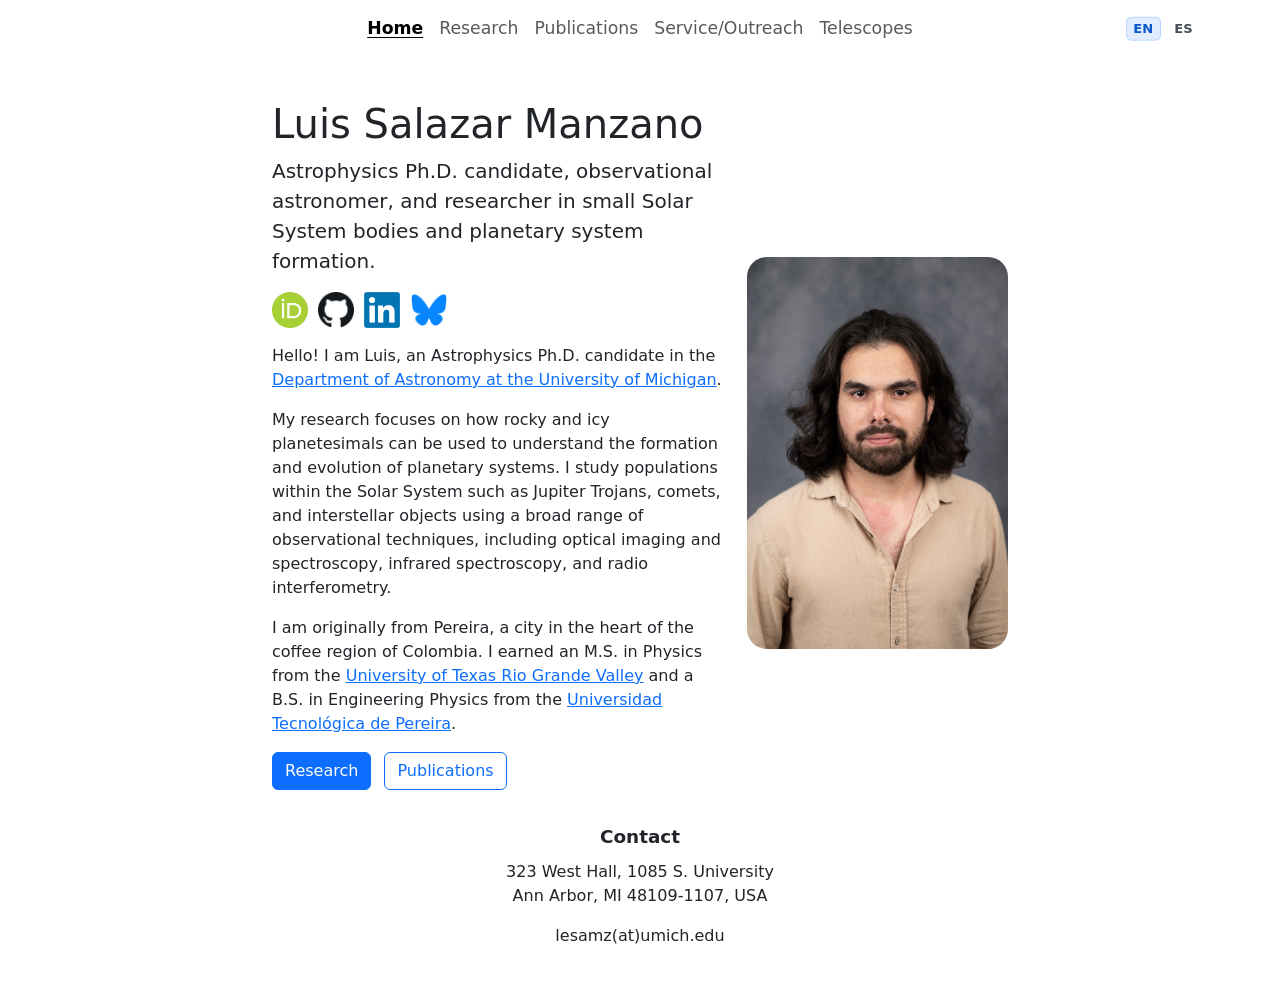
<file: index.html>
<!doctype html>
<html lang="en">
  <head>
    <meta charset="utf-8">
    <meta name="viewport" content="width=device-width, initial-scale=1">
    <title>Luis Salazar Manzano</title>
    <meta http-equiv="refresh" content="0; url=en/index.html">
    <link rel="canonical" href="en/index.html">
  </head>
  <body>
    <p>Redirecting to <a href="en/index.html">English homepage</a>...</p>
    <script>
      window.location.replace("en/index.html");
    </script>
  </body>
</html>
</file>
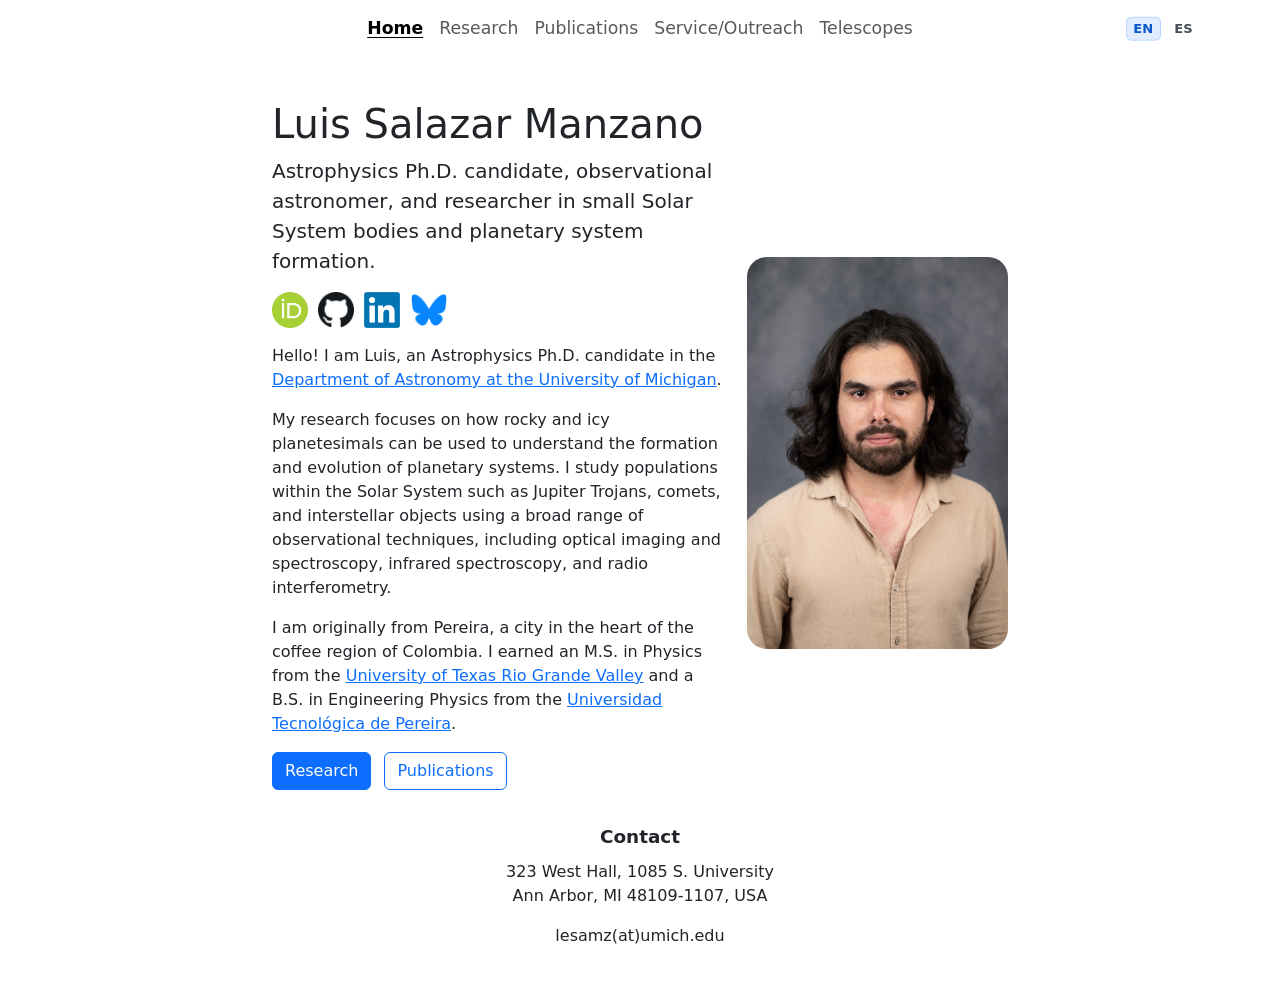
<file: en/index.html>
<!doctype html>
<html lang="en">
  <head>
    <meta charset="utf-8">
    <meta name="viewport" content="width=device-width, initial-scale=1">
    <title>Luis Salazar Manzano</title>
    <!-- <h1><strong>Luis</strong> Salazar Manzano</h1> -->
    <!-- <h1><b>Luis</b> Salazar Manzano</h1>      -->
    <link href="https://cdn.jsdelivr.net/npm/bootstrap@5.3.6/dist/css/bootstrap.min.css" rel="stylesheet">
    <link href="../css/style.css" rel="stylesheet">
  </head>

  <body>

    <nav class="navbar fixed-top navbar-expand-md">
      <div class="container">
        <button class="navbar-toggler" type="button" data-bs-toggle="collapse" data-bs-target="#navbarSupportedContent" aria-controls="navbarSupportedContent" aria-expanded="false" aria-label="Toggle navigation">Menu</button>
        <div class="collapse navbar-collapse justify-content-center" id="navbarSupportedContent">
          <ul class="navbar-nav">
            <a class="nav-link active" aria-current="page" href="index.html">Home</a>
            <a class="nav-link" href="research.html">Research</a>
            <a class="nav-link" href="publications.html">Publications</a>
            <a class="nav-link" href="outreach.html">Service/Outreach</a>
            <a class="nav-link" href="telescopes.html">Telescopes</a>
          </ul>
        </div>
        <div class="language-switch" aria-label="Language switcher">
          <a class="lang-link active" aria-current="page" href="index.html">EN</a>
          <a class="lang-link" href="../es/index.html">ES</a>
        </div>
      </div>
    </nav>


<div id="intro" class="first_section">
  <div class="container">
    <div class="row align-items-center">
      <div class="col-lg-5 offset-lg-2">
        <h1>Luis Salazar Manzano</h1>
        <p class="lead">
          Astrophysics Ph.D. candidate, observational astronomer, and researcher in small Solar System bodies and planetary system formation.
        </p>

        <p>
          <a rel="noopener noreferrer" target="_blank" href="https://orcid.org/0000-0002-6514-318X"><img border="0" src="../figures/ORCID_iD.svg.png" width="36px"></a>&nbsp;
          <a rel="noopener noreferrer" target="_blank" href="https://github.com/lesamz"><img border="0" src="../figures/Octicons-mark-github.svg.png" width="36px"></a>&nbsp;
          <a rel="noopener noreferrer" target="_blank" href="https://www.linkedin.com/in/luis-salazar-manzano-772a32192/"><img border="0" src="../figures/LinkedIn_logo_initials.png" width="36px"></a>&nbsp;
          <a rel="noopener noreferrer" target="_blank" href="https://bsky.app/profile/lesamz-astro.bsky.social"><img border="0" src="../figures/Bluesky_Logo.svg.png" width="36px"></a>&nbsp;
        </p>

        <p>
          Hello! I am Luis, an Astrophysics Ph.D. candidate in the <a href="https://lsa.umich.edu/astro">Department of Astronomy at the University of Michigan</a>.
        </p>

        <p>
          My research focuses on how rocky and icy planetesimals can be used to understand the formation and evolution of planetary systems. I study populations within the Solar System such as Jupiter Trojans, comets, and interstellar objects using a broad range of observational techniques, including optical imaging and spectroscopy, infrared spectroscopy, and radio interferometry.
        </p>

        <p>
          I am originally from Pereira, a city in the heart of the coffee region of Colombia. I earned an M.S. in Physics from the <a href="https://www.utrgv.edu/cos/schools-and-departments/physics-and-astronomy/">University of Texas Rio Grande Valley</a> and a B.S. in Engineering Physics from the <a href="https://www.utp.edu.co/">Universidad Tecnológica de Pereira</a>.
        </p>

        <p>
          <a class="btn btn-primary" href="research.html" role="button">Research</a>
          <a class="btn btn-outline-primary ms-2" href="publications.html" role="button">Publications</a>
          <!-- <a class="btn btn-outline-secondary ms-2" href="../LuisSalazarManzano_CV.pdf" role="button">CV</a> -->
        </p>
      </div>

      <div class="col-lg-3 text-center">
        <img src="../figures/LuisSalazarManzano2025.jpg" alt="Portrait of Luis Salazar Manzano" class="img-fluid" style="border-radius: 20px">
      </div>
    </div>
  </div>
</div>

<div id="contact" class="section">
  <div class="container">
    <div class="row">
      <div class="col-lg-8 offset-lg-2 text-center">
        <h2>Contact</h2>
        <p>
          323 West Hall, 1085 S. University<br>
          Ann Arbor, MI 48109-1107, USA
        </p>
        <p>
          lesamz(at)umich.edu
        </p>
      </div>
    </div>
  </div>
</div>

    <script src="https://cdn.jsdelivr.net/npm/bootstrap@5.3.6/dist/js/bootstrap.bundle.min.js"></script>

  
  </body>
</html>
</file>
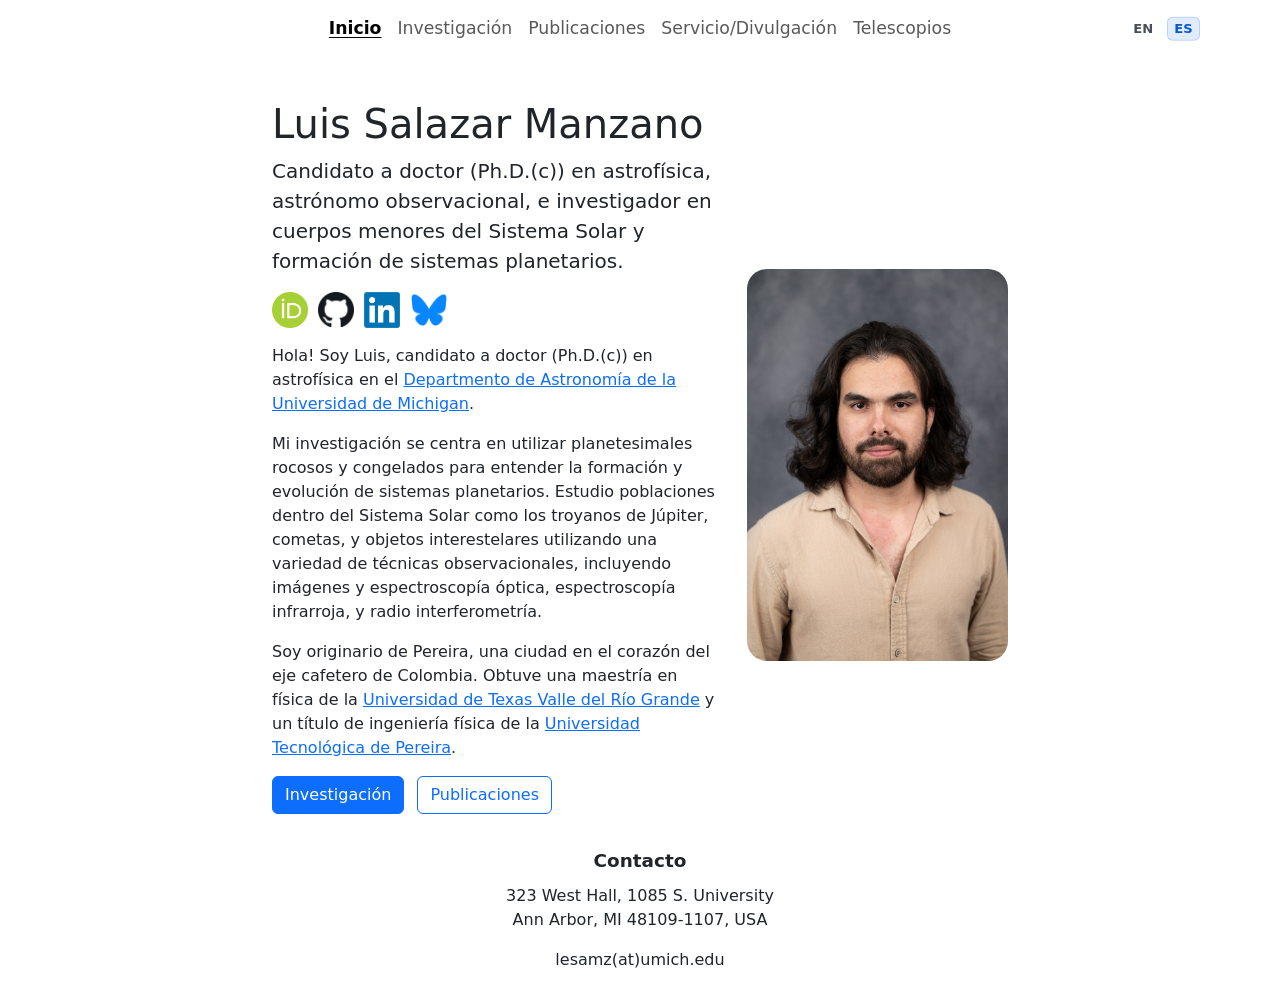
<file: es/index.html>
<!doctype html>
<html lang="es">
  <head>
    <meta charset="utf-8">
    <meta name="viewport" content="width=device-width, initial-scale=1">
    <title>Luis Salazar Manzano</title>
    <!-- <h1><strong>Luis</strong> Salazar Manzano</h1> -->
    <!-- <h1><b>Luis</b> Salazar Manzano</h1>      -->
    <link href="https://cdn.jsdelivr.net/npm/bootstrap@5.3.6/dist/css/bootstrap.min.css" rel="stylesheet">
    <link href="../css/style.css" rel="stylesheet">
  </head>

  <body>

        <nav class="navbar fixed-top navbar-expand-md">
      <div class="container">
        <button class="navbar-toggler" type="button" data-bs-toggle="collapse" data-bs-target="#navbarSupportedContent" aria-controls="navbarSupportedContent" aria-expanded="false" aria-label="Toggle navigation">Menu</button>
        <div class="collapse navbar-collapse justify-content-center" id="navbarSupportedContent">
          <ul class="navbar-nav">
            <a class="nav-link active" aria-current="page" href="index.html">Inicio</a>
            <a class="nav-link" href="research.html">Investigación</a>
            <a class="nav-link" href="publications.html">Publicaciones</a>
            <a class="nav-link" href="outreach.html">Servicio/Divulgación</a>
            <a class="nav-link" href="telescopes.html">Telescopios</a>
          </ul>
        </div>
        <div class="language-switch" aria-label="Language switcher">
          <a class="lang-link" href="../en/index.html">EN</a>
          <a class="lang-link active" aria-current="page" href="index.html">ES</a>
        </div>
      </div>
    </nav>


<div id="intro" class="first_section">
  <div class="container">
    <div class="row align-items-center">
      <div class="col-lg-5 offset-lg-2">
        <h1>Luis Salazar Manzano</h1>
        <p class="lead">
          Candidato a doctor (Ph.D.(c)) en astrofísica, astrónomo observacional, e investigador en cuerpos menores del Sistema Solar y formación de sistemas planetarios.
        </p>

        <p>
          <a rel="noopener noreferrer" target="_blank" href="https://orcid.org/0000-0002-6514-318X"><img border="0" src="../figures/ORCID_iD.svg.png" width="36px"></a>&nbsp;
          <a rel="noopener noreferrer" target="_blank" href="https://github.com/lesamz"><img border="0" src="../figures/Octicons-mark-github.svg.png" width="36px"></a>&nbsp;
          <a rel="noopener noreferrer" target="_blank" href="https://www.linkedin.com/in/luis-salazar-manzano-772a32192/"><img border="0" src="../figures/LinkedIn_logo_initials.png" width="36px"></a>&nbsp;
          <a rel="noopener noreferrer" target="_blank" href="https://bsky.app/profile/lesamz-astro.bsky.social"><img border="0" src="../figures/Bluesky_Logo.svg.png" width="36px"></a>&nbsp;
        </p>

        <p>
          Hola! Soy Luis, candidato a doctor (Ph.D.(c)) en astrofísica en el <a href="https://lsa.umich.edu/astro">Departmento de Astronomía de la Universidad de Michigan</a>.
        </p>

        <p>
          Mi investigación se centra en utilizar planetesimales rocosos y congelados para entender la formación y evolución de sistemas planetarios. Estudio poblaciones dentro del Sistema Solar como los troyanos de Júpiter, cometas, y objetos interestelares utilizando una variedad de técnicas observacionales, incluyendo imágenes y espectroscopía óptica, espectroscopía infrarroja, y radio interferometría.
        </p>

        <p>
          Soy originario de Pereira, una ciudad en el corazón del eje cafetero de Colombia. Obtuve una maestría en física de la <a href="https://www.utrgv.edu/cos/schools-and-departments/physics-and-astronomy/">Universidad de Texas Valle del Río Grande</a> y un título de ingeniería física de la <a href="https://www.utp.edu.co/">Universidad Tecnológica de Pereira</a>.
        </p>

        <p>
          <a class="btn btn-primary" href="research.html" role="button">Investigación</a>
          <a class="btn btn-outline-primary ms-2" href="publications.html" role="button">Publicaciones</a>
          <!-- <a class="btn btn-outline-secondary ms-2" href="../LuisSalazarManzano_CV.pdf" role="button">CV</a> -->
        </p>
      </div>

      <div class="col-lg-3 text-center">
        <img src="../figures/LuisSalazarManzano2025.jpg" alt="Portrait of Luis Salazar Manzano" class="img-fluid" style="border-radius: 20px">
      </div>
    </div>
  </div>
</div>

<div id="contact" class="section">
  <div class="container">
    <div class="row">
      <div class="col-lg-8 offset-lg-2 text-center">
        <h2>Contacto</h2>
        <p>
          323 West Hall, 1085 S. University<br>
          Ann Arbor, MI 48109-1107, USA
        </p>
        <p>
          lesamz(at)umich.edu
        </p>
      </div>
    </div>
  </div>
</div>

    <script src="https://cdn.jsdelivr.net/npm/bootstrap@5.3.6/dist/js/bootstrap.bundle.min.js"></script>

  
  </body>
</html>
</file>
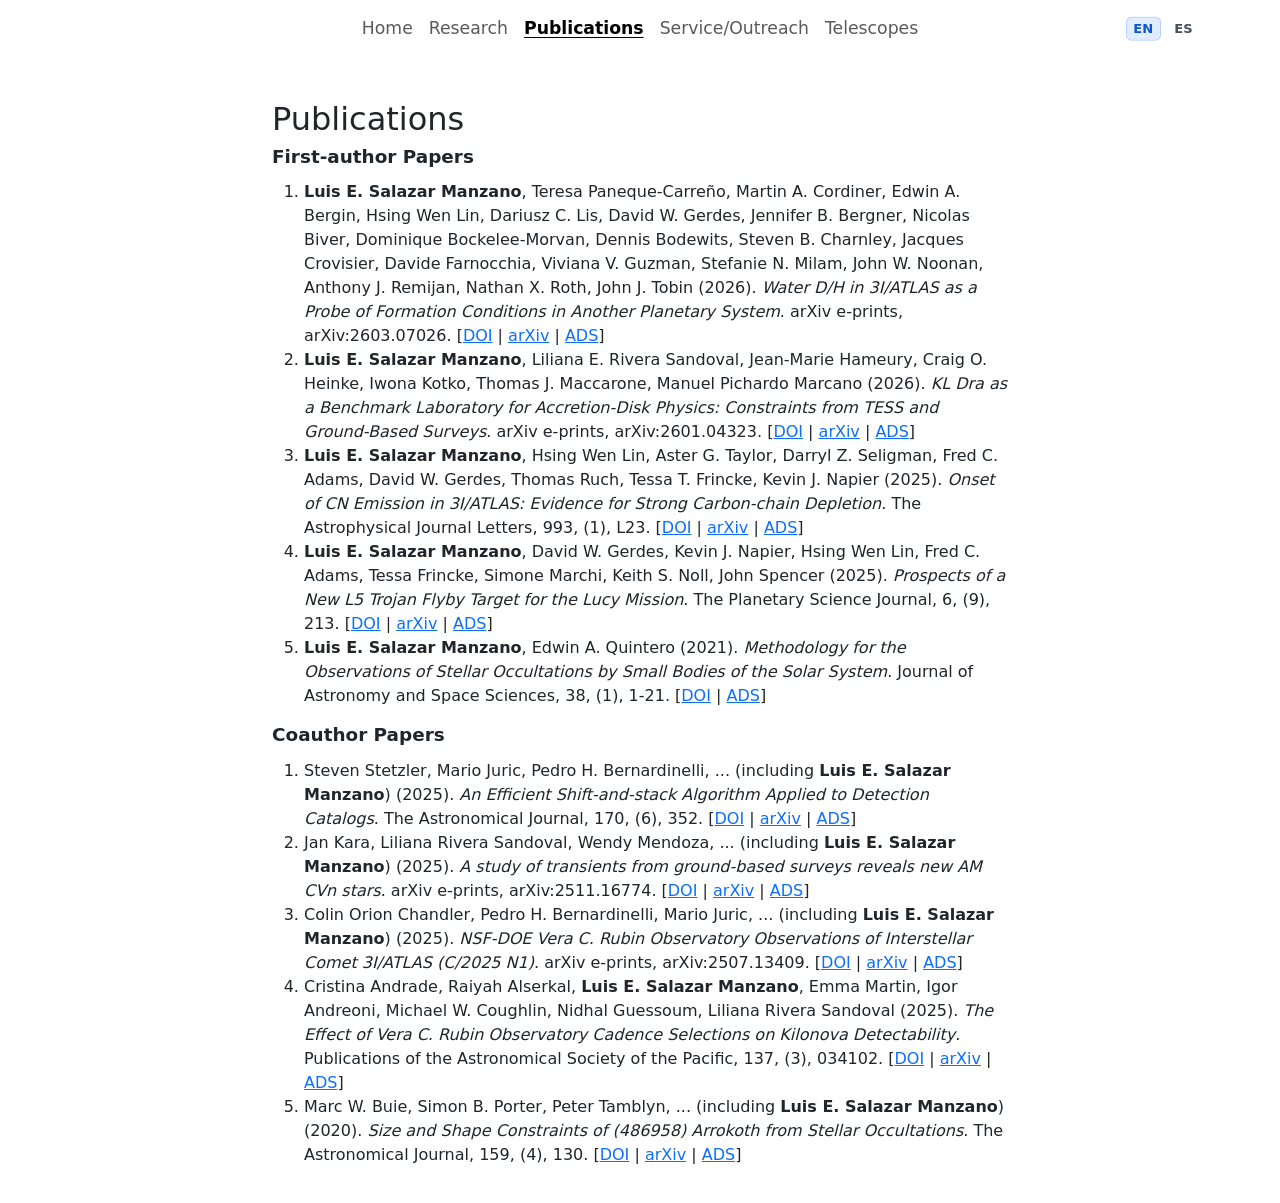
<file: publications.html>
<!doctype html>
<html lang="en">
  <head>
    <meta charset="utf-8">
    <meta name="viewport" content="width=device-width, initial-scale=1">
    <title>Luis Salazar Manzano</title>

    <link href="https://cdn.jsdelivr.net/npm/bootstrap@5.3.6/dist/css/bootstrap.min.css" rel="stylesheet">
    <link href="../css/style.css" rel="stylesheet">
  </head>

  <body>

    <nav class="navbar fixed-top navbar-expand-md">
      <div class="container">
                <button class="navbar-toggler" type="button" data-bs-toggle="collapse" data-bs-target="#navbarSupportedContent" aria-controls="navbarSupportedContent" aria-expanded="false" aria-label="Toggle navigation">Menu</button>
        <div class="collapse navbar-collapse justify-content-center" id="navbarSupportedContent">
          <ul class="navbar-nav">
                        <a class="nav-link" href="index.html">Home</a>
                        <a class="nav-link" href="research.html">Research</a>
                        <a class="nav-link active" aria-current="page" href="publications.html">Publications</a>
                        <a class="nav-link" href="outreach.html">Service/Outreach</a>
                        <a class="nav-link" href="telescopes.html">Telescopes</a>
          </ul>
        </div>
                <div class="language-switch" aria-label="Language switcher">
                    <a class="lang-link active" aria-current="page" href="publications.html">EN</a>
                    <a class="lang-link" href="../es/publications.html">ES</a>
                </div>
      </div>
    </nav>

    <div id="publications" class="first_section">
      <div class="container">
        <div class="row">
          <div class="col-lg-8 offset-lg-2">
                        <h2>Publications</h2>
                        <h3>First-author Papers</h3>
            <ol>
              <li><strong>Luis E. Salazar Manzano</strong>, Teresa Paneque-Carreño, Martin A. Cordiner, Edwin A. Bergin, Hsing Wen Lin, Dariusz C. Lis, David W. Gerdes, Jennifer B. Bergner, Nicolas Biver, Dominique Bockelee-Morvan, Dennis Bodewits, Steven B. Charnley, Jacques Crovisier, Davide Farnocchia, Viviana V. Guzman, Stefanie N. Milam, John W. Noonan, Anthony J. Remijan, Nathan X. Roth, John J. Tobin (2026). <i>Water D/H in 3I/ATLAS as a Probe of Formation Conditions in Another Planetary System</i>. arXiv e-prints, arXiv:2603.07026. [<a href="https://doi.org/10.48550/arXiv.2603.07026">DOI</a> | <a href="https://arxiv.org/abs/2603.07026">arXiv</a> | <a href="https://ui.adsabs.harvard.edu/abs/2026arXiv260307026S">ADS</a>]</li>
              <li><strong>Luis E. Salazar Manzano</strong>, Liliana E. Rivera Sandoval, Jean-Marie Hameury, Craig O. Heinke, Iwona Kotko, Thomas J. Maccarone, Manuel Pichardo Marcano (2026). <i>KL Dra as a Benchmark Laboratory for Accretion-Disk Physics: Constraints from TESS and Ground-Based Surveys</i>. arXiv e-prints, arXiv:2601.04323. [<a href="https://doi.org/10.48550/arXiv.2601.04323">DOI</a> | <a href="https://arxiv.org/abs/2601.04323">arXiv</a> | <a href="https://ui.adsabs.harvard.edu/abs/2026arXiv260104323S">ADS</a>]</li>
              <li><strong>Luis E. Salazar Manzano</strong>, Hsing Wen Lin, Aster G. Taylor, Darryl Z. Seligman, Fred C. Adams, David W. Gerdes, Thomas Ruch, Tessa T. Frincke, Kevin J. Napier (2025). <i>Onset of CN Emission in 3I/ATLAS: Evidence for Strong Carbon-chain Depletion</i>. The Astrophysical Journal Letters, 993, (1), L23. [<a href="https://doi.org/10.3847/2041-8213/ae1232">DOI</a> | <a href="https://arxiv.org/abs/2509.01647">arXiv</a> | <a href="https://ui.adsabs.harvard.edu/abs/2025ApJ...993L..23S">ADS</a>]</li>
              <li><strong>Luis E. Salazar Manzano</strong>, David W. Gerdes, Kevin J. Napier, Hsing Wen Lin, Fred C. Adams, Tessa Frincke, Simone Marchi, Keith S. Noll, John Spencer (2025). <i>Prospects of a New L5 Trojan Flyby Target for the Lucy Mission</i>. The Planetary Science Journal, 6, (9), 213. [<a href="https://doi.org/10.3847/PSJ/adf5c2">DOI</a> | <a href="https://arxiv.org/abs/2508.03687">arXiv</a> | <a href="https://ui.adsabs.harvard.edu/abs/2025PSJ.....6..213M">ADS</a>]</li>
              <li><strong>Luis E. Salazar Manzano</strong>, Edwin A. Quintero (2021). <i>Methodology for the Observations of Stellar Occultations by Small Bodies of the Solar System</i>. Journal of Astronomy and Space Sciences, 38, (1), 1-21. [<a href="https://doi.org/10.5140/JASS.2021.38.1.1">DOI</a> | <a href="https://ui.adsabs.harvard.edu/abs/2021JASS...38....1S">ADS</a>]</li>
            </ol>
                        <h3>Coauthor Papers</h3>
            <ol>
              <li>Steven Stetzler, Mario Juric, Pedro H. Bernardinelli, ... (including <strong>Luis E. Salazar Manzano</strong>) (2025). <i>An Efficient Shift-and-stack Algorithm Applied to Detection Catalogs</i>. The Astronomical Journal, 170, (6), 352. [<a href="https://doi.org/10.3847/1538-3881/ae0e1a">DOI</a> | <a href="https://arxiv.org/abs/2509.26279">arXiv</a> | <a href="https://ui.adsabs.harvard.edu/abs/2025AJ....170..352S">ADS</a>]</li>
              <li>Jan Kara, Liliana Rivera Sandoval, Wendy Mendoza, ... (including <strong>Luis E. Salazar Manzano</strong>) (2025). <i>A study of transients from ground-based surveys reveals new AM CVn stars</i>. arXiv e-prints, arXiv:2511.16774. [<a href="https://doi.org/10.48550/arXiv.2511.16774">DOI</a> | <a href="https://arxiv.org/abs/2511.16774">arXiv</a> | <a href="https://ui.adsabs.harvard.edu/abs/2025arXiv251116774K">ADS</a>]</li>
              <li>Colin Orion Chandler, Pedro H. Bernardinelli, Mario Juric, ... (including <strong>Luis E. Salazar Manzano</strong>) (2025). <i>NSF-DOE Vera C. Rubin Observatory Observations of Interstellar Comet 3I/ATLAS (C/2025 N1)</i>. arXiv e-prints, arXiv:2507.13409. [<a href="https://doi.org/10.48550/arXiv.2507.13409">DOI</a> | <a href="https://arxiv.org/abs/2507.13409">arXiv</a> | <a href="https://ui.adsabs.harvard.edu/abs/2025arXiv250713409C">ADS</a>]</li>
              <li>Cristina Andrade, Raiyah Alserkal, <strong>Luis E. Salazar Manzano</strong>, Emma Martin, Igor Andreoni, Michael W. Coughlin, Nidhal Guessoum, Liliana Rivera Sandoval (2025). <i>The Effect of Vera C. Rubin Observatory Cadence Selections on Kilonova Detectability</i>. Publications of the Astronomical Society of the Pacific, 137, (3), 034102. [<a href="https://doi.org/10.1088/1538-3873/adbfbc">DOI</a> | <a href="https://arxiv.org/abs/2502.14124">arXiv</a> | <a href="https://ui.adsabs.harvard.edu/abs/2025PASP..137c4102A">ADS</a>]</li>
              <li>Marc W. Buie, Simon B. Porter, Peter Tamblyn, ... (including <strong>Luis E. Salazar Manzano</strong>) (2020). <i>Size and Shape Constraints of (486958) Arrokoth from Stellar Occultations</i>. The Astronomical Journal, 159, (4), 130. [<a href="https://doi.org/10.3847/1538-3881/ab6ced">DOI</a> | <a href="https://arxiv.org/abs/2001.00125">arXiv</a> | <a href="https://ui.adsabs.harvard.edu/abs/2020AJ....159..130B">ADS</a>]</li>
            </ol>
          </div>
        </div>
      </div>
    </div>

    <script src="https://cdn.jsdelivr.net/npm/bootstrap@5.3.6/dist/js/bootstrap.bundle.min.js"></script>

  </body>
</html>
</file>
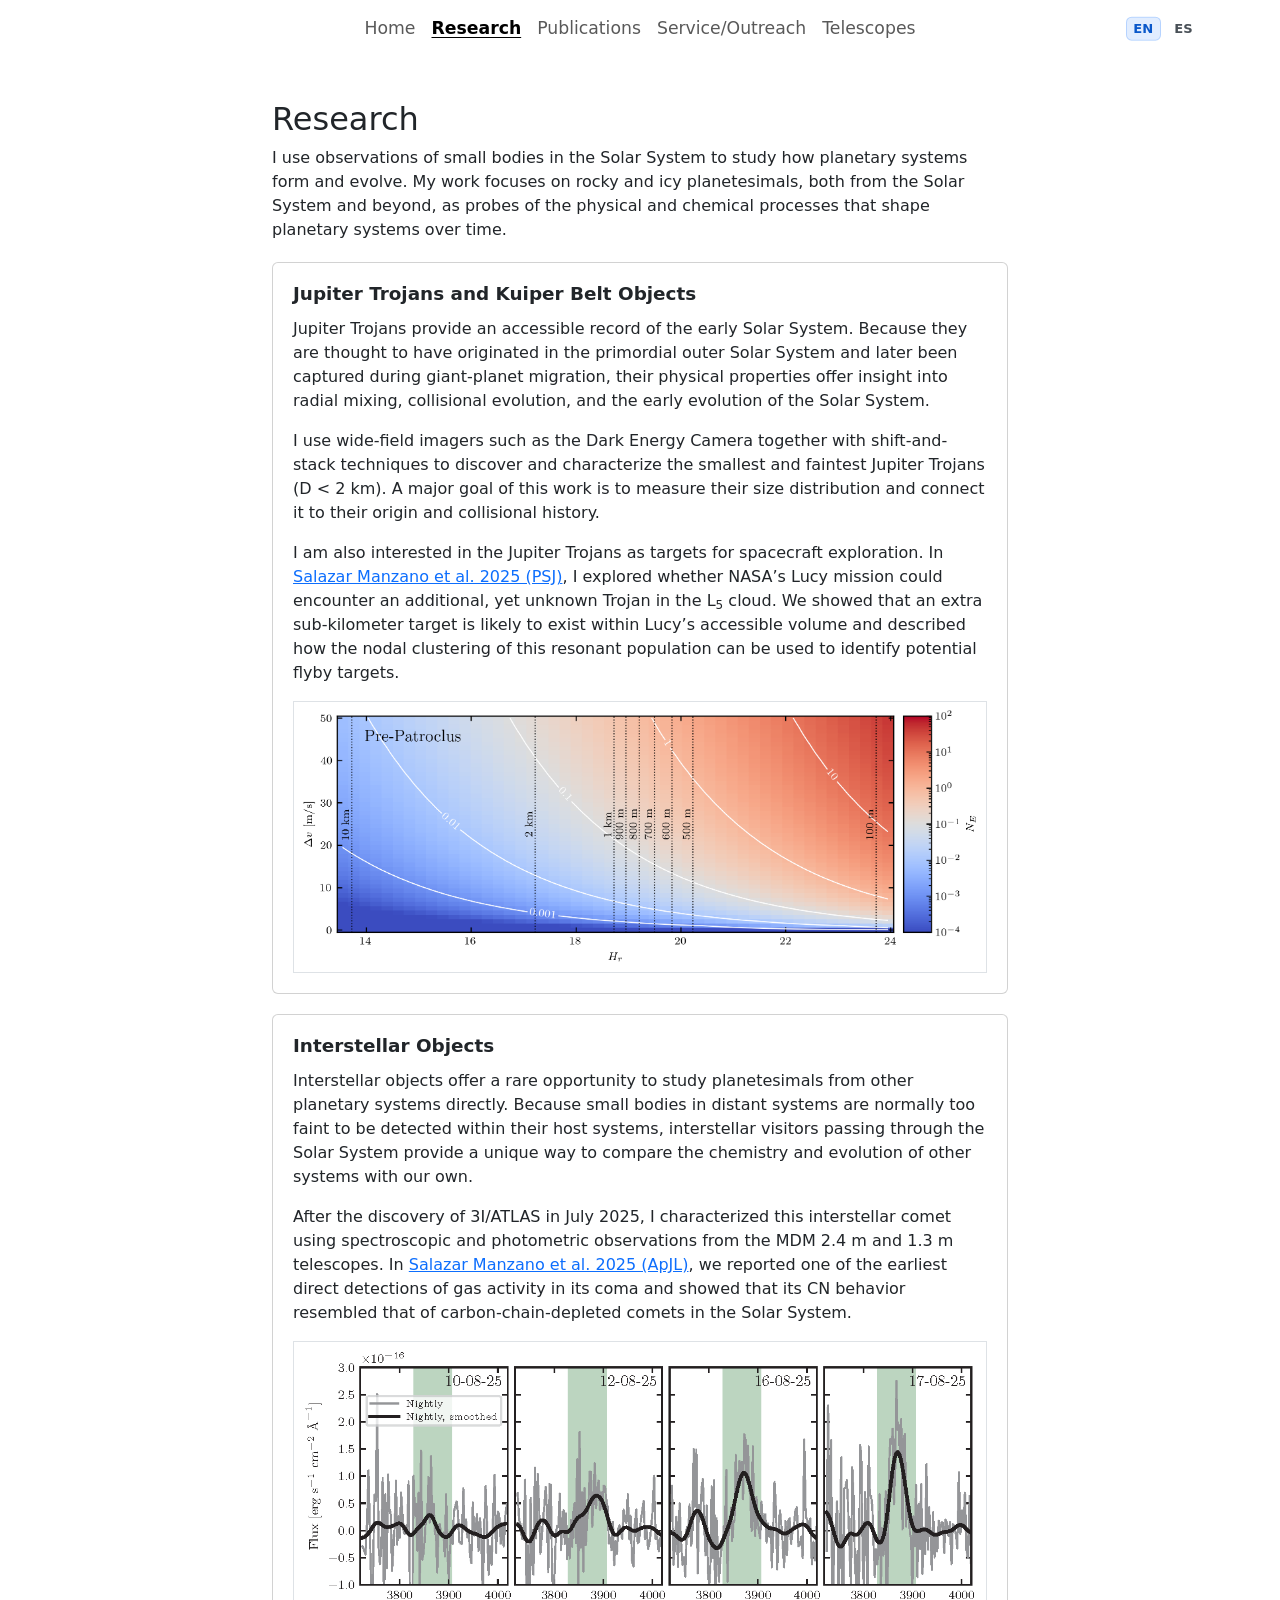
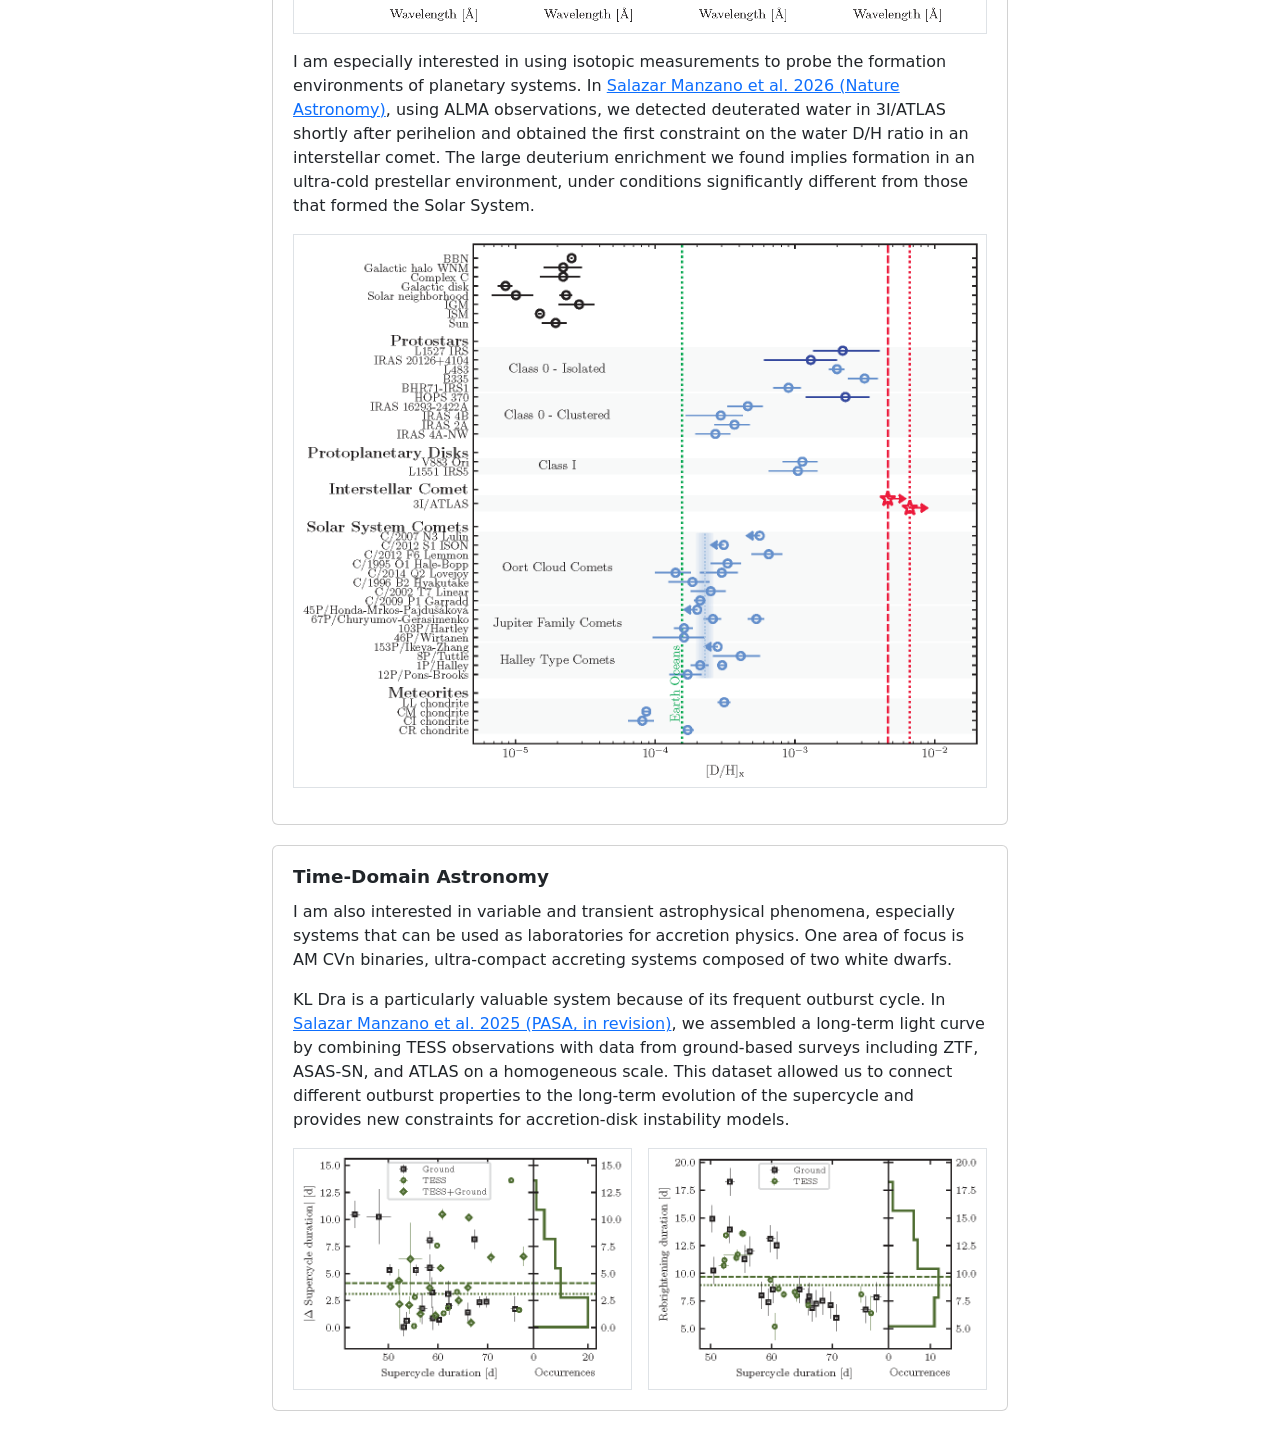
<file: en/research.html>
<!doctype html>
<html lang="en">
  <head>
    <meta charset="utf-8">
    <meta name="viewport" content="width=device-width, initial-scale=1">
    <title>Luis Salazar Manzano</title>

    <link href="https://cdn.jsdelivr.net/npm/bootstrap@5.3.6/dist/css/bootstrap.min.css" rel="stylesheet">
    <link href="../css/style.css" rel="stylesheet">
  </head>

  <body>

            <nav class="navbar fixed-top navbar-expand-md">
      <div class="container">
        <button class="navbar-toggler" type="button" data-bs-toggle="collapse" data-bs-target="#navbarSupportedContent" aria-controls="navbarSupportedContent" aria-expanded="false" aria-label="Toggle navigation">Menu</button>
        <div class="collapse navbar-collapse justify-content-center" id="navbarSupportedContent">
          <ul class="navbar-nav">
            <a class="nav-link" href="index.html">Home</a>
            <a class="nav-link active" aria-current="page" href="research.html">Research</a>
            <a class="nav-link" href="publications.html">Publications</a>
            <a class="nav-link" href="outreach.html">Service/Outreach</a>
            <a class="nav-link" href="telescopes.html">Telescopes</a>
          </ul>
        </div>
        <div class="language-switch" aria-label="Language switcher">
          <a class="lang-link active" aria-current="page" href="research.html">EN</a>
          <a class="lang-link" href="../es/research.html">ES</a>
        </div>
      </div>
    </nav>


      
<div id="research" class="first_section">
  <div class="container">
    <div class="row">
      <div class="col-lg-8 offset-lg-2">
        <h2>Research</h2>

        <p>
          I use observations of small bodies in the Solar System to study how planetary systems form and evolve. My work focuses on rocky and icy planetesimals, both from the Solar System and beyond, as probes of the physical and chemical processes that shape planetary systems over time.
        </p>

        <div class="card">
          <div class="row">
            <div class="col-12">
              <h3>Jupiter Trojans and Kuiper Belt Objects</h3>
              <p>
                Jupiter Trojans provide an accessible record of the early Solar System. Because they are thought to have originated in the primordial outer Solar System and later been captured during giant-planet migration, their physical properties offer insight into radial mixing, collisional evolution, and the early evolution of the Solar System.
              </p>
              <p>
                I use wide-field imagers such as the Dark Energy Camera together with shift-and-stack techniques to discover and characterize the smallest and faintest Jupiter Trojans (D &lt; 2 km). A major goal of this work is to measure their size distribution and connect it to their origin and collisional history.
              </p>
              <p>
                I am also interested in the Jupiter Trojans as targets for spacecraft exploration. In <a href="https://ui.adsabs.harvard.edu/abs/2025PSJ.....6..213M" target="_blank" rel="noopener noreferrer">Salazar Manzano et al. 2025 (PSJ)</a>, I explored whether NASA’s Lucy mission could encounter an additional, yet unknown Trojan in the L<sub>5</sub> cloud. We showed that an extra sub-kilometer target is likely to exist within Lucy’s accessible volume and described how the nodal clustering of this resonant population can be used to identify potential flyby targets.
              </p>
            </div>
            <div class="col-12">
              <figure class="mb-0">
                <img class="img-fluid w-100 border" src="../figures/fig_NE_pre.png" alt="Jupiter Trojan NE pre-encounter figure">
              </figure>
            </div>
          </div>
        </div>

        <div class="card">
          <div class="row">
            <div class="col-12">
              <h3>Interstellar Objects</h3>
              <p>
                Interstellar objects offer a rare opportunity to study planetesimals from other planetary systems directly. Because small bodies in distant systems are normally too faint to be detected within their host systems, interstellar visitors passing through the Solar System provide a unique way to compare the chemistry and evolution of other systems with our own.
              </p>
              <p>
                After the discovery of 3I/ATLAS in July 2025, I characterized this interstellar comet using spectroscopic and photometric observations from the MDM 2.4 m and 1.3 m telescopes. In <a href="https://ui.adsabs.harvard.edu/abs/2025ApJ...993L..23S" target="_blank" rel="noopener noreferrer">Salazar Manzano et al. 2025 (ApJL)</a>, we reported one of the earliest direct detections of gas activity in its coma and showed that its CN behavior resembled that of carbon-chain-depleted comets in the Solar System.
              </p>
              <figure class="mb-3">
                <img class="img-fluid w-100 border" src="../figures/fig_lineevol.png" alt="3I ATLAS line evolution plot">
              </figure>
              <p>
                I am especially interested in using isotopic measurements to probe the formation environments of planetary systems. In <a href="https://ui.adsabs.harvard.edu/abs/2026arXiv260307026S" target="_blank" rel="noopener noreferrer">Salazar Manzano et al. 2026 (Nature Astronomy)</a>, using ALMA observations, we detected deuterated water in 3I/ATLAS shortly after perihelion and obtained the first constraint on the water D/H ratio in an interstellar comet. The large deuterium enrichment we found implies formation in an ultra-cold prestellar environment, under conditions significantly different from those that formed the Solar System.
              </p>
              <figure class="mb-3">
                <img class="img-fluid w-100 border" src="../figures/Figure3.png" alt="3I ATLAS water D over H ratio figure">
              </figure>
            </div>
          </div>
        </div>

        <div class="card">
          <div class="row">
            <div class="col-12">
              <h3>Time-Domain Astronomy</h3>
              <p>
                I am also interested in variable and transient astrophysical phenomena, especially systems that can be used as laboratories for accretion physics. One area of focus is AM CVn binaries, ultra-compact accreting systems composed of two white dwarfs.
              </p>
              <p>
                KL Dra is a particularly valuable system because of its frequent outburst cycle. In <a href="https://ui.adsabs.harvard.edu/abs/2026arXiv260104323S" target="_blank" rel="noopener noreferrer">Salazar Manzano et al. 2025 (PASA, in revision)</a>, we assembled a long-term light curve by combining TESS observations with data from ground-based surveys including ZTF, ASAS-SN, and ATLAS on a homogeneous scale. This dataset allowed us to connect different outburst properties to the long-term evolution of the supercycle and provides new constraints for accretion-disk instability models.
              </p>
              <div class="row g-3">
                <div class="col-md-6">
                  <figure class="mb-0">
                    <img class="img-fluid w-100 border" src="../figures/fig_SC_dur_delta.png" alt="KL Dra supercycle duration versus delta plot">
                  </figure>
                </div>
                <div class="col-md-6">
                  <figure class="mb-0">
                    <img class="img-fluid w-100 border" src="../figures/fig_rebrightening_dur.png" alt="KL Dra rebrightening duration plot">
                  </figure>
                </div>
              </div>
            </div>
          </div>
        </div>

      </div>
    </div>
  </div>
</div>

    <script src="https://cdn.jsdelivr.net/npm/bootstrap@5.3.6/dist/js/bootstrap.bundle.min.js"></script>

  
  </body>
</html>
</file>
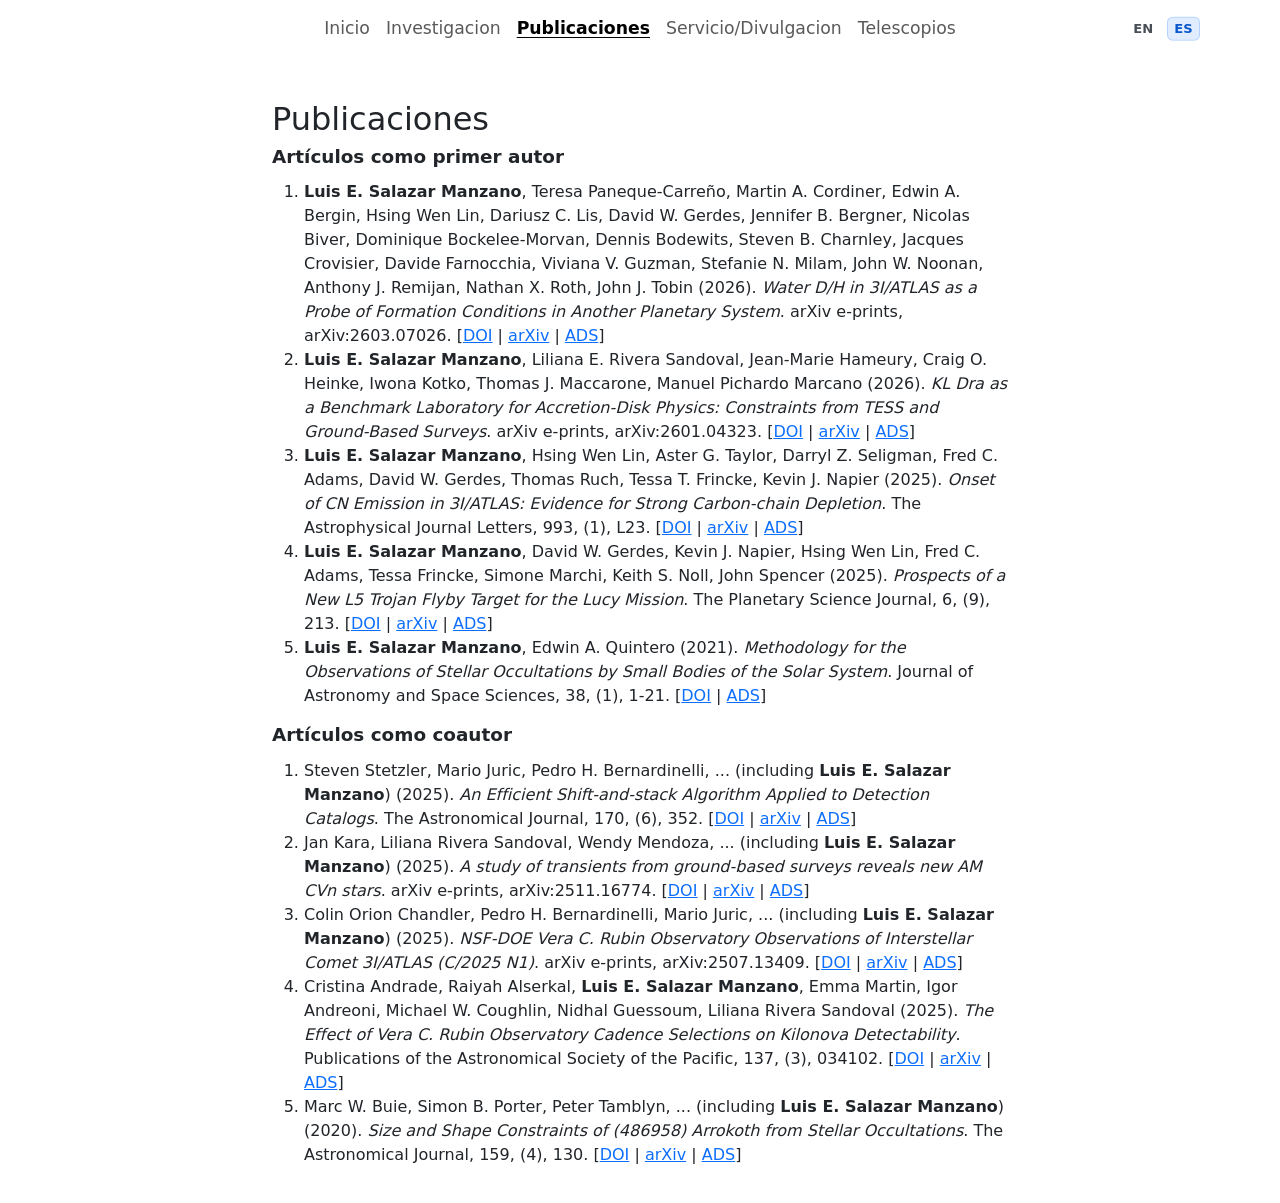
<file: es/publications.html>
<!doctype html>
<html lang="es">
  <head>
    <meta charset="utf-8">
    <meta name="viewport" content="width=device-width, initial-scale=1">
    <title>Luis Salazar Manzano</title>

    <link href="https://cdn.jsdelivr.net/npm/bootstrap@5.3.6/dist/css/bootstrap.min.css" rel="stylesheet">
    <link href="../css/style.css" rel="stylesheet">
  </head>

  <body>

    <nav class="navbar fixed-top navbar-expand-md">
      <div class="container">
                <button class="navbar-toggler" type="button" data-bs-toggle="collapse" data-bs-target="#navbarSupportedContent" aria-controls="navbarSupportedContent" aria-expanded="false" aria-label="Toggle navigation">Menu</button>
        <div class="collapse navbar-collapse justify-content-center" id="navbarSupportedContent">
          <ul class="navbar-nav">
                        <a class="nav-link" href="index.html">Inicio</a>
                        <a class="nav-link" href="research.html">Investigacion</a>
                        <a class="nav-link active" aria-current="page" href="publications.html">Publicaciones</a>
                        <a class="nav-link" href="outreach.html">Servicio/Divulgacion</a>
                        <a class="nav-link" href="telescopes.html">Telescopios</a>
          </ul>
        </div>
                <div class="language-switch" aria-label="Language switcher">
                    <a class="lang-link" href="../en/publications.html">EN</a>
                    <a class="lang-link active" aria-current="page" href="publications.html">ES</a>
                </div>
      </div>
    </nav>

    <div id="publications" class="first_section">
      <div class="container">
        <div class="row">
          <div class="col-lg-8 offset-lg-2">
                        <h2>Publicaciones</h2>
                        <h3>Artículos como primer autor</h3>
            <ol>
              <li><strong>Luis E. Salazar Manzano</strong>, Teresa Paneque-Carreño, Martin A. Cordiner, Edwin A. Bergin, Hsing Wen Lin, Dariusz C. Lis, David W. Gerdes, Jennifer B. Bergner, Nicolas Biver, Dominique Bockelee-Morvan, Dennis Bodewits, Steven B. Charnley, Jacques Crovisier, Davide Farnocchia, Viviana V. Guzman, Stefanie N. Milam, John W. Noonan, Anthony J. Remijan, Nathan X. Roth, John J. Tobin (2026). <i>Water D/H in 3I/ATLAS as a Probe of Formation Conditions in Another Planetary System</i>. arXiv e-prints, arXiv:2603.07026. [<a href="https://doi.org/10.48550/arXiv.2603.07026">DOI</a> | <a href="https://arxiv.org/abs/2603.07026">arXiv</a> | <a href="https://ui.adsabs.harvard.edu/abs/2026arXiv260307026S">ADS</a>]</li>
              <li><strong>Luis E. Salazar Manzano</strong>, Liliana E. Rivera Sandoval, Jean-Marie Hameury, Craig O. Heinke, Iwona Kotko, Thomas J. Maccarone, Manuel Pichardo Marcano (2026). <i>KL Dra as a Benchmark Laboratory for Accretion-Disk Physics: Constraints from TESS and Ground-Based Surveys</i>. arXiv e-prints, arXiv:2601.04323. [<a href="https://doi.org/10.48550/arXiv.2601.04323">DOI</a> | <a href="https://arxiv.org/abs/2601.04323">arXiv</a> | <a href="https://ui.adsabs.harvard.edu/abs/2026arXiv260104323S">ADS</a>]</li>
              <li><strong>Luis E. Salazar Manzano</strong>, Hsing Wen Lin, Aster G. Taylor, Darryl Z. Seligman, Fred C. Adams, David W. Gerdes, Thomas Ruch, Tessa T. Frincke, Kevin J. Napier (2025). <i>Onset of CN Emission in 3I/ATLAS: Evidence for Strong Carbon-chain Depletion</i>. The Astrophysical Journal Letters, 993, (1), L23. [<a href="https://doi.org/10.3847/2041-8213/ae1232">DOI</a> | <a href="https://arxiv.org/abs/2509.01647">arXiv</a> | <a href="https://ui.adsabs.harvard.edu/abs/2025ApJ...993L..23S">ADS</a>]</li>
              <li><strong>Luis E. Salazar Manzano</strong>, David W. Gerdes, Kevin J. Napier, Hsing Wen Lin, Fred C. Adams, Tessa Frincke, Simone Marchi, Keith S. Noll, John Spencer (2025). <i>Prospects of a New L5 Trojan Flyby Target for the Lucy Mission</i>. The Planetary Science Journal, 6, (9), 213. [<a href="https://doi.org/10.3847/PSJ/adf5c2">DOI</a> | <a href="https://arxiv.org/abs/2508.03687">arXiv</a> | <a href="https://ui.adsabs.harvard.edu/abs/2025PSJ.....6..213M">ADS</a>]</li>
              <li><strong>Luis E. Salazar Manzano</strong>, Edwin A. Quintero (2021). <i>Methodology for the Observations of Stellar Occultations by Small Bodies of the Solar System</i>. Journal of Astronomy and Space Sciences, 38, (1), 1-21. [<a href="https://doi.org/10.5140/JASS.2021.38.1.1">DOI</a> | <a href="https://ui.adsabs.harvard.edu/abs/2021JASS...38....1S">ADS</a>]</li>
            </ol>
                        <h3>Artículos como coautor</h3>
            <ol>
              <li>Steven Stetzler, Mario Juric, Pedro H. Bernardinelli, ... (including <strong>Luis E. Salazar Manzano</strong>) (2025). <i>An Efficient Shift-and-stack Algorithm Applied to Detection Catalogs</i>. The Astronomical Journal, 170, (6), 352. [<a href="https://doi.org/10.3847/1538-3881/ae0e1a">DOI</a> | <a href="https://arxiv.org/abs/2509.26279">arXiv</a> | <a href="https://ui.adsabs.harvard.edu/abs/2025AJ....170..352S">ADS</a>]</li>
              <li>Jan Kara, Liliana Rivera Sandoval, Wendy Mendoza, ... (including <strong>Luis E. Salazar Manzano</strong>) (2025). <i>A study of transients from ground-based surveys reveals new AM CVn stars</i>. arXiv e-prints, arXiv:2511.16774. [<a href="https://doi.org/10.48550/arXiv.2511.16774">DOI</a> | <a href="https://arxiv.org/abs/2511.16774">arXiv</a> | <a href="https://ui.adsabs.harvard.edu/abs/2025arXiv251116774K">ADS</a>]</li>
              <li>Colin Orion Chandler, Pedro H. Bernardinelli, Mario Juric, ... (including <strong>Luis E. Salazar Manzano</strong>) (2025). <i>NSF-DOE Vera C. Rubin Observatory Observations of Interstellar Comet 3I/ATLAS (C/2025 N1)</i>. arXiv e-prints, arXiv:2507.13409. [<a href="https://doi.org/10.48550/arXiv.2507.13409">DOI</a> | <a href="https://arxiv.org/abs/2507.13409">arXiv</a> | <a href="https://ui.adsabs.harvard.edu/abs/2025arXiv250713409C">ADS</a>]</li>
              <li>Cristina Andrade, Raiyah Alserkal, <strong>Luis E. Salazar Manzano</strong>, Emma Martin, Igor Andreoni, Michael W. Coughlin, Nidhal Guessoum, Liliana Rivera Sandoval (2025). <i>The Effect of Vera C. Rubin Observatory Cadence Selections on Kilonova Detectability</i>. Publications of the Astronomical Society of the Pacific, 137, (3), 034102. [<a href="https://doi.org/10.1088/1538-3873/adbfbc">DOI</a> | <a href="https://arxiv.org/abs/2502.14124">arXiv</a> | <a href="https://ui.adsabs.harvard.edu/abs/2025PASP..137c4102A">ADS</a>]</li>
              <li>Marc W. Buie, Simon B. Porter, Peter Tamblyn, ... (including <strong>Luis E. Salazar Manzano</strong>) (2020). <i>Size and Shape Constraints of (486958) Arrokoth from Stellar Occultations</i>. The Astronomical Journal, 159, (4), 130. [<a href="https://doi.org/10.3847/1538-3881/ab6ced">DOI</a> | <a href="https://arxiv.org/abs/2001.00125">arXiv</a> | <a href="https://ui.adsabs.harvard.edu/abs/2020AJ....159..130B">ADS</a>]</li>
            </ol>
          </div>
        </div>
      </div>
    </div>

    <script src="https://cdn.jsdelivr.net/npm/bootstrap@5.3.6/dist/js/bootstrap.bundle.min.js"></script>

  </body>
</html>
</file>
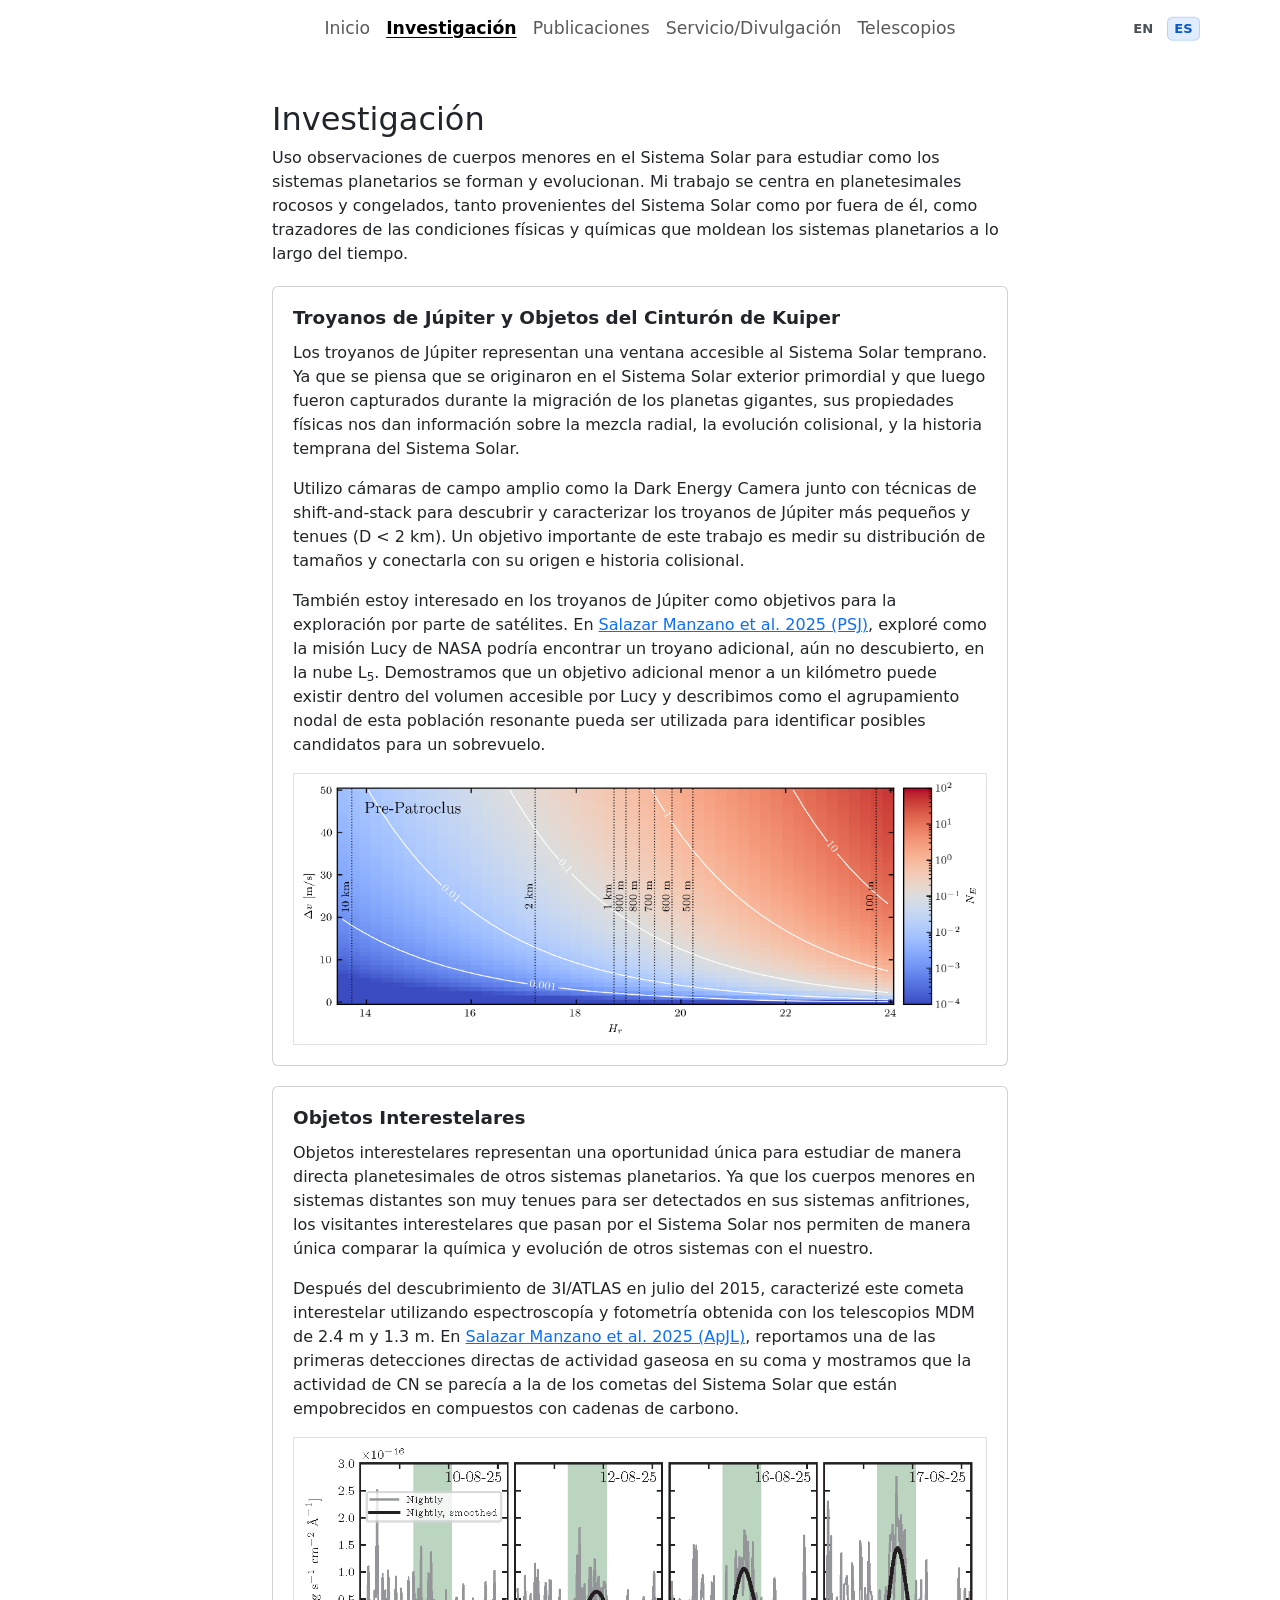
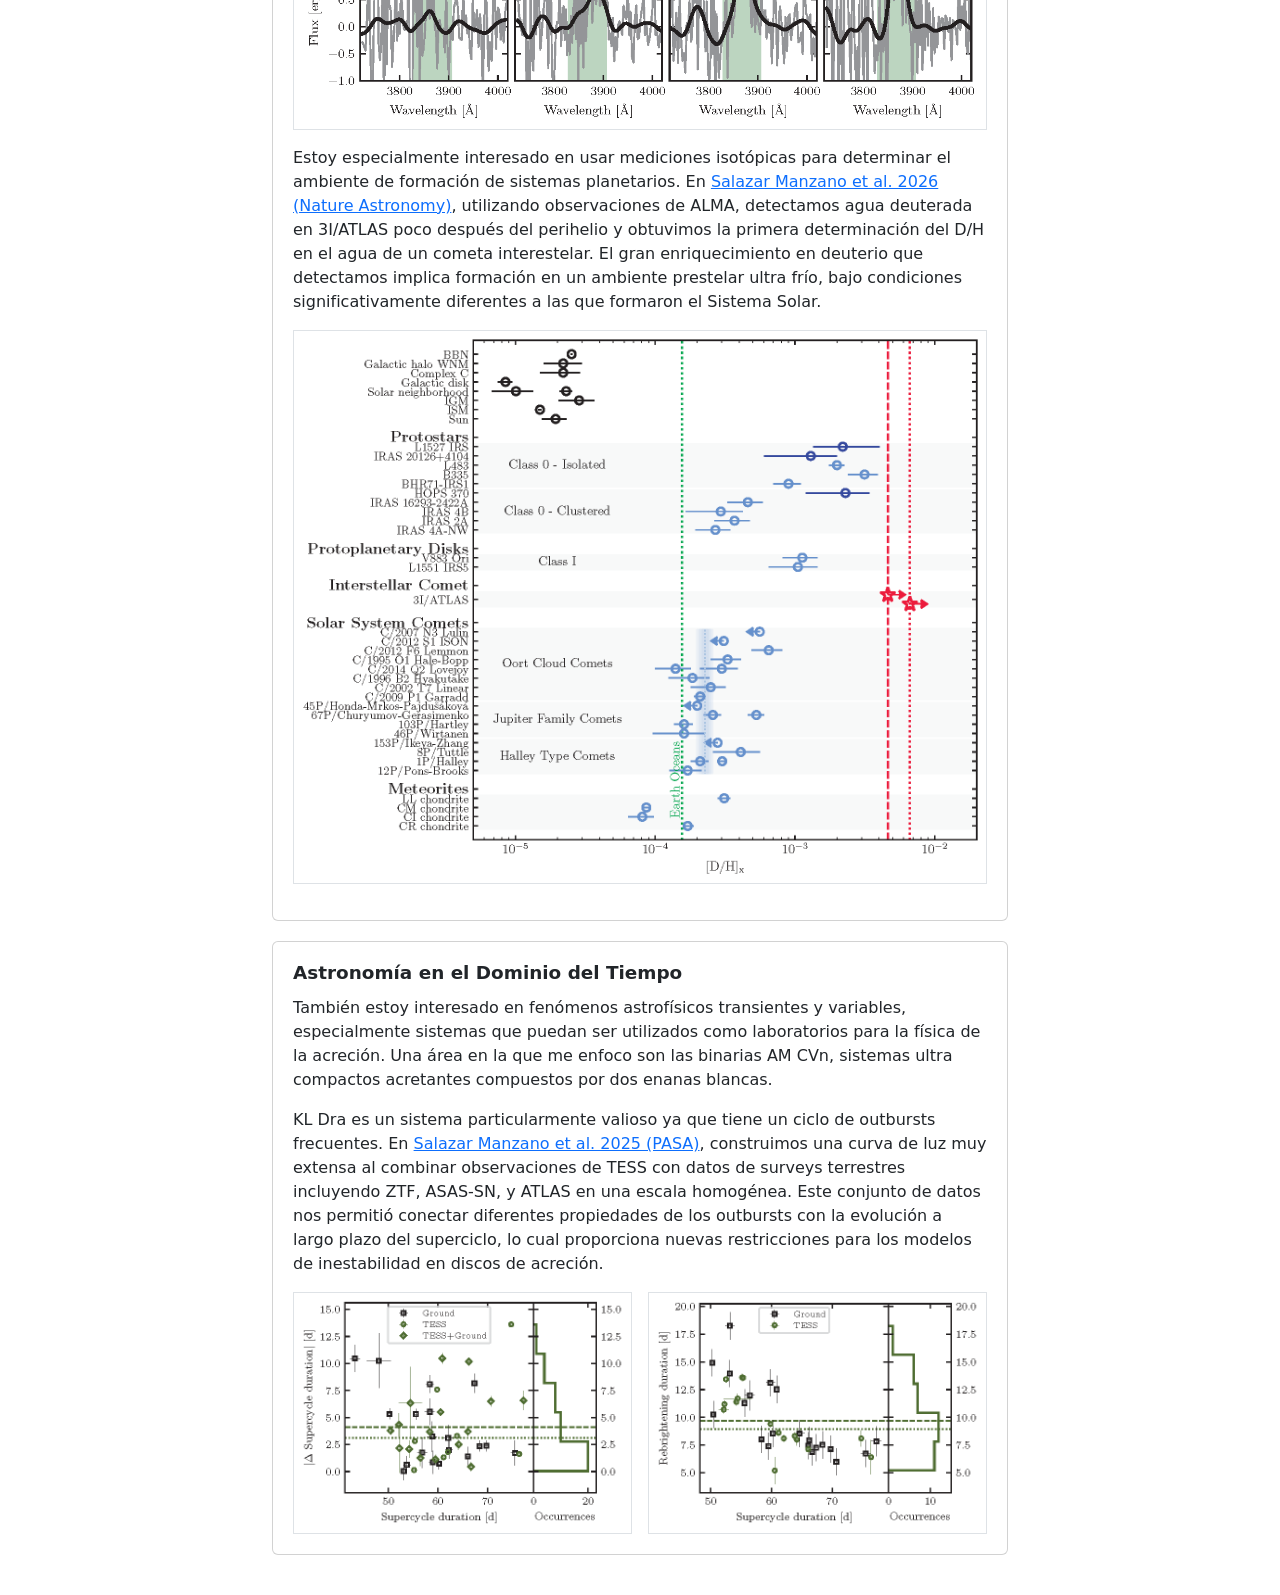
<file: es/research.html>
<!doctype html>
<html lang="es">
  <head>
    <meta charset="utf-8">
    <meta name="viewport" content="width=device-width, initial-scale=1">
    <title>Luis Salazar Manzano</title>

    <link href="https://cdn.jsdelivr.net/npm/bootstrap@5.3.6/dist/css/bootstrap.min.css" rel="stylesheet">
    <link href="../css/style.css" rel="stylesheet">
  </head>

  <body>

        <nav class="navbar fixed-top navbar-expand-md">
      <div class="container">
        <button class="navbar-toggler" type="button" data-bs-toggle="collapse" data-bs-target="#navbarSupportedContent" aria-controls="navbarSupportedContent" aria-expanded="false" aria-label="Toggle navigation">Menu</button>
        <div class="collapse navbar-collapse justify-content-center" id="navbarSupportedContent">
          <ul class="navbar-nav">
            <a class="nav-link" href="index.html">Inicio</a>
            <a class="nav-link active" aria-current="page" href="research.html">Investigación</a>
            <a class="nav-link" href="publications.html">Publicaciones</a>
            <a class="nav-link" href="outreach.html">Servicio/Divulgación</a>
            <a class="nav-link" href="telescopes.html">Telescopios</a>
          </ul>
        </div>
        <div class="language-switch" aria-label="Language switcher">
          <a class="lang-link" href="../en/research.html">EN</a>
          <a class="lang-link active" aria-current="page" href="research.html">ES</a>
        </div>
      </div>
    </nav>


      
<div id="research" class="first_section">
  <div class="container">
    <div class="row">
      <div class="col-lg-8 offset-lg-2">
        <h2>Investigación</h2>

        <p>
          Uso observaciones de cuerpos menores en el Sistema Solar para estudiar como los sistemas planetarios se forman y evolucionan. Mi trabajo se centra en planetesimales rocosos y congelados, tanto provenientes del Sistema Solar como por fuera de él, como trazadores de las condiciones físicas y químicas que moldean los sistemas planetarios a lo largo del tiempo.
        </p>

        <div class="card">
          <div class="row">
            <div class="col-12">
              <h3>Troyanos de Júpiter y Objetos del Cinturón de Kuiper</h3>
              <p>
                Los troyanos de Júpiter representan una ventana accesible al Sistema Solar temprano. Ya que se piensa que se originaron en el Sistema Solar exterior primordial y que luego fueron capturados durante la migración de los planetas gigantes, sus propiedades físicas nos dan información sobre la mezcla radial, la evolución colisional, y la historia temprana del Sistema Solar.
              </p>
              <p>
                Utilizo cámaras de campo amplio como la Dark Energy Camera junto con técnicas de shift-and-stack para descubrir y caracterizar los troyanos de Júpiter más pequeños y tenues (D &lt; 2 km). Un objetivo importante de este trabajo es medir su distribución de tamaños y conectarla con su origen e historia colisional.
              </p>
              <p>
                También estoy interesado en los troyanos de Júpiter como objetivos para la exploración por parte de satélites. En <a href="https://ui.adsabs.harvard.edu/abs/2025PSJ.....6..213M" target="_blank" rel="noopener noreferrer">Salazar Manzano et al. 2025 (PSJ)</a>, exploré como la misión Lucy de NASA podría encontrar un troyano adicional, aún no descubierto, en la nube L<sub>5</sub>. Demostramos que un objetivo adicional menor a un kilómetro puede existir dentro del volumen accesible por Lucy y describimos como el agrupamiento nodal de esta población resonante pueda ser utilizada para identificar posibles candidatos para un sobrevuelo.
              </p>
            </div>
            <div class="col-12">
              <figure class="mb-0">
                <img class="img-fluid w-100 border" src="../figures/fig_NE_pre.png" alt="Jupiter Trojan NE pre-encounter figure">
              </figure>
            </div>
          </div>
        </div>

        <div class="card">
          <div class="row">
            <div class="col-12">
              <h3>Objetos Interestelares</h3>
              <p>
                Objetos interestelares representan una oportunidad única para estudiar de manera directa planetesimales de otros sistemas planetarios. Ya que los cuerpos menores en sistemas distantes son muy tenues para ser detectados en sus sistemas anfitriones, los visitantes interestelares que pasan por el Sistema Solar nos permiten de manera única comparar la química y evolución de otros sistemas con el nuestro.  
              </p>
              <p>
                Después del descubrimiento de 3I/ATLAS en julio del 2015, caracterizé este cometa interestelar utilizando espectroscopía y fotometría obtenida con los telescopios MDM de 2.4 m y 1.3 m. En <a href="https://ui.adsabs.harvard.edu/abs/2025ApJ...993L..23S" target="_blank" rel="noopener noreferrer">Salazar Manzano et al. 2025 (ApJL)</a>, reportamos una de las primeras detecciones directas de actividad gaseosa en su coma y mostramos que la actividad de CN se parecía a la de los cometas del Sistema Solar que están empobrecidos en compuestos con cadenas de carbono.
              </p>
              <figure class="mb-3">
                <img class="img-fluid w-100 border" src="../figures/fig_lineevol.png" alt="3I ATLAS line evolution plot">
              </figure>
              <p>
                Estoy especialmente interesado en usar mediciones isotópicas para determinar el ambiente de formación de sistemas planetarios. En <a href="https://ui.adsabs.harvard.edu/abs/2026arXiv260307026S" target="_blank" rel="noopener noreferrer">Salazar Manzano et al. 2026 (Nature Astronomy)</a>, utilizando observaciones de ALMA, detectamos agua deuterada en 3I/ATLAS poco después del perihelio y obtuvimos la primera determinación del D/H en el agua de un cometa interestelar. El gran enriquecimiento en deuterio que detectamos implica formación en un ambiente prestelar ultra frío, bajo condiciones significativamente diferentes a las que formaron el Sistema Solar.
              </p>
              <figure class="mb-3">
                <img class="img-fluid w-100 border" src="../figures/Figure3.png" alt="3I ATLAS water D over H ratio figure">
              </figure>
            </div>
          </div>
        </div>

        <div class="card">
          <div class="row">
            <div class="col-12">
              <h3>Astronomía en el Dominio del Tiempo</h3>
              <p>
                También estoy interesado en fenómenos astrofísicos transientes y variables, especialmente sistemas que puedan ser utilizados como laboratorios para la física de la acreción. Una área en la que me enfoco son las binarias AM CVn, sistemas ultra compactos acretantes compuestos por dos enanas blancas.
              </p>
              <p>
                KL Dra es un sistema particularmente valioso ya que tiene un ciclo de outbursts frecuentes. En <a href="https://ui.adsabs.harvard.edu/abs/2026arXiv260104323S" target="_blank" rel="noopener noreferrer">Salazar Manzano et al. 2025 (PASA)</a>, construimos una curva de luz muy extensa al combinar observaciones de TESS con datos de surveys terrestres incluyendo ZTF, ASAS-SN, y ATLAS en una escala homogénea. Este conjunto de datos nos permitió conectar diferentes propiedades de los outbursts con la evolución a largo plazo del superciclo, lo cual proporciona nuevas restricciones para los modelos de inestabilidad en discos de acreción. 
              </p>
              <div class="row g-3">
                <div class="col-md-6">
                  <figure class="mb-0">
                    <img class="img-fluid w-100 border" src="../figures/fig_SC_dur_delta.png" alt="KL Dra supercycle duration versus delta plot">
                  </figure>
                </div>
                <div class="col-md-6">
                  <figure class="mb-0">
                    <img class="img-fluid w-100 border" src="../figures/fig_rebrightening_dur.png" alt="KL Dra rebrightening duration plot">
                  </figure>
                </div>
              </div>
            </div>
          </div>
        </div>

      </div>
    </div>
  </div>
</div>

    <script src="https://cdn.jsdelivr.net/npm/bootstrap@5.3.6/dist/js/bootstrap.bundle.min.js"></script>

  
  </body>
</html>
</file>
<file: css/style.css>
t {
  color: black;
  font-weight: 600;
}

.navbar {
  padding: 10px;
  background-color: white;
}

.navbar .container {
  position: relative;
}

.language-switch {
  position: absolute;
  right: 0.6rem;
  top: 50%;
  transform: translateY(-50%);
  display: flex;
  gap: 0.35rem;
  z-index: 1051;
}

.lang-link {
  display: inline-block;
  font-size: 0.82rem;
  font-weight: 600;
  line-height: 1;
  text-decoration: none;
  color: #495057;
  background-color: transparent;
  border: 1px solid transparent;
  border-radius: 0.35rem;
  padding: 0.3rem 0.42rem;
  transition: background-color 0.2s ease, color 0.2s ease, border-color 0.2s ease;
}

.lang-link:hover,
.lang-link:focus-visible {
  background-color: rgba(13, 110, 253, 0.1);
  color: #0a58ca;
  border-color: rgba(13, 110, 253, 0.2);
  outline: none;
}

.lang-link.active {
  background-color: rgba(13, 110, 253, 0.12);
  color: #0a58ca;
  border-color: rgba(13, 110, 253, 0.2);
}

@media (max-width: 767.98px) {
  .language-switch {
    position: fixed;
    top: 0.8rem;
    right: 0.75rem;
    transform: none;
  }
}

.navbar .nav-link {
  font-size: 1.08rem;
  font-weight: 500;
  border-radius: 0.45rem;
  padding: 0.35rem 0.7rem;
  transition: background-color 0.2s ease, color 0.2s ease, transform 0.2s ease;
}

.navbar .nav-link:hover,
.navbar .nav-link:focus-visible {
  background-color: rgba(13, 110, 253, 0.12);
  color: #0a58ca;
  transform: translateY(-1px);
  outline: none;
}

.navbar .nav-link.active {
  font-weight: 700;
  text-decoration: underline;
  text-underline-offset: 0.2rem;
}

.first_section {
  margin-top: 100px;
  margin-bottom: 20px;
  padding-left: 20px;
  padding-right: 20px;
  width: 100%;
}

.section {
  margin-top: 0px;
  margin-bottom: 20px;
  padding-left: 20px;
  padding-right: 20px;
  width: 100%;
  scroll-margin-top: 100px;
}

.card {
  margin-top: 20px;
  margin-bottom: 20px;
  padding: 20px;
}

#research .card h3,
#publications h3,
#outreach .card h3,
#contact h2 {
  font-size: 1.15rem;
  font-weight: bold;
  margin-bottom: 0.75rem;
}

.reca-carousel .carousel-control-prev,
.reca-carousel .carousel-control-next {
  width: 3rem;
  height: 3rem;
  top: 50%;
  transform: translateY(-50%);
  border-radius: 999px;
  background: rgba(13, 110, 253, 0.75);
  opacity: 1;
}

.reca-carousel .carousel-control-prev {
  left: 0.6rem;
}

.reca-carousel .carousel-control-next {
  right: 0.6rem;
}

.reca-carousel .carousel-control-prev:hover,
.reca-carousel .carousel-control-next:hover,
.reca-carousel .carousel-control-prev:focus-visible,
.reca-carousel .carousel-control-next:focus-visible {
  background: rgba(10, 88, 202, 0.9);
}

.reca-carousel .carousel-control-prev-icon,
.reca-carousel .carousel-control-next-icon {
  width: 1.4rem;
  height: 1.4rem;
}

.reca-carousel .carousel-indicators {
  margin-bottom: 0.6rem;
}

.reca-carousel .carousel-indicators button {
  width: 10px;
  height: 10px;
  border-radius: 50%;
  border: 0;
  margin: 0 5px;
  background-color: rgba(255, 255, 255, 0.7);
}

.reca-carousel .carousel-indicators .active {
  background-color: #0d6efd;
}
</file>
